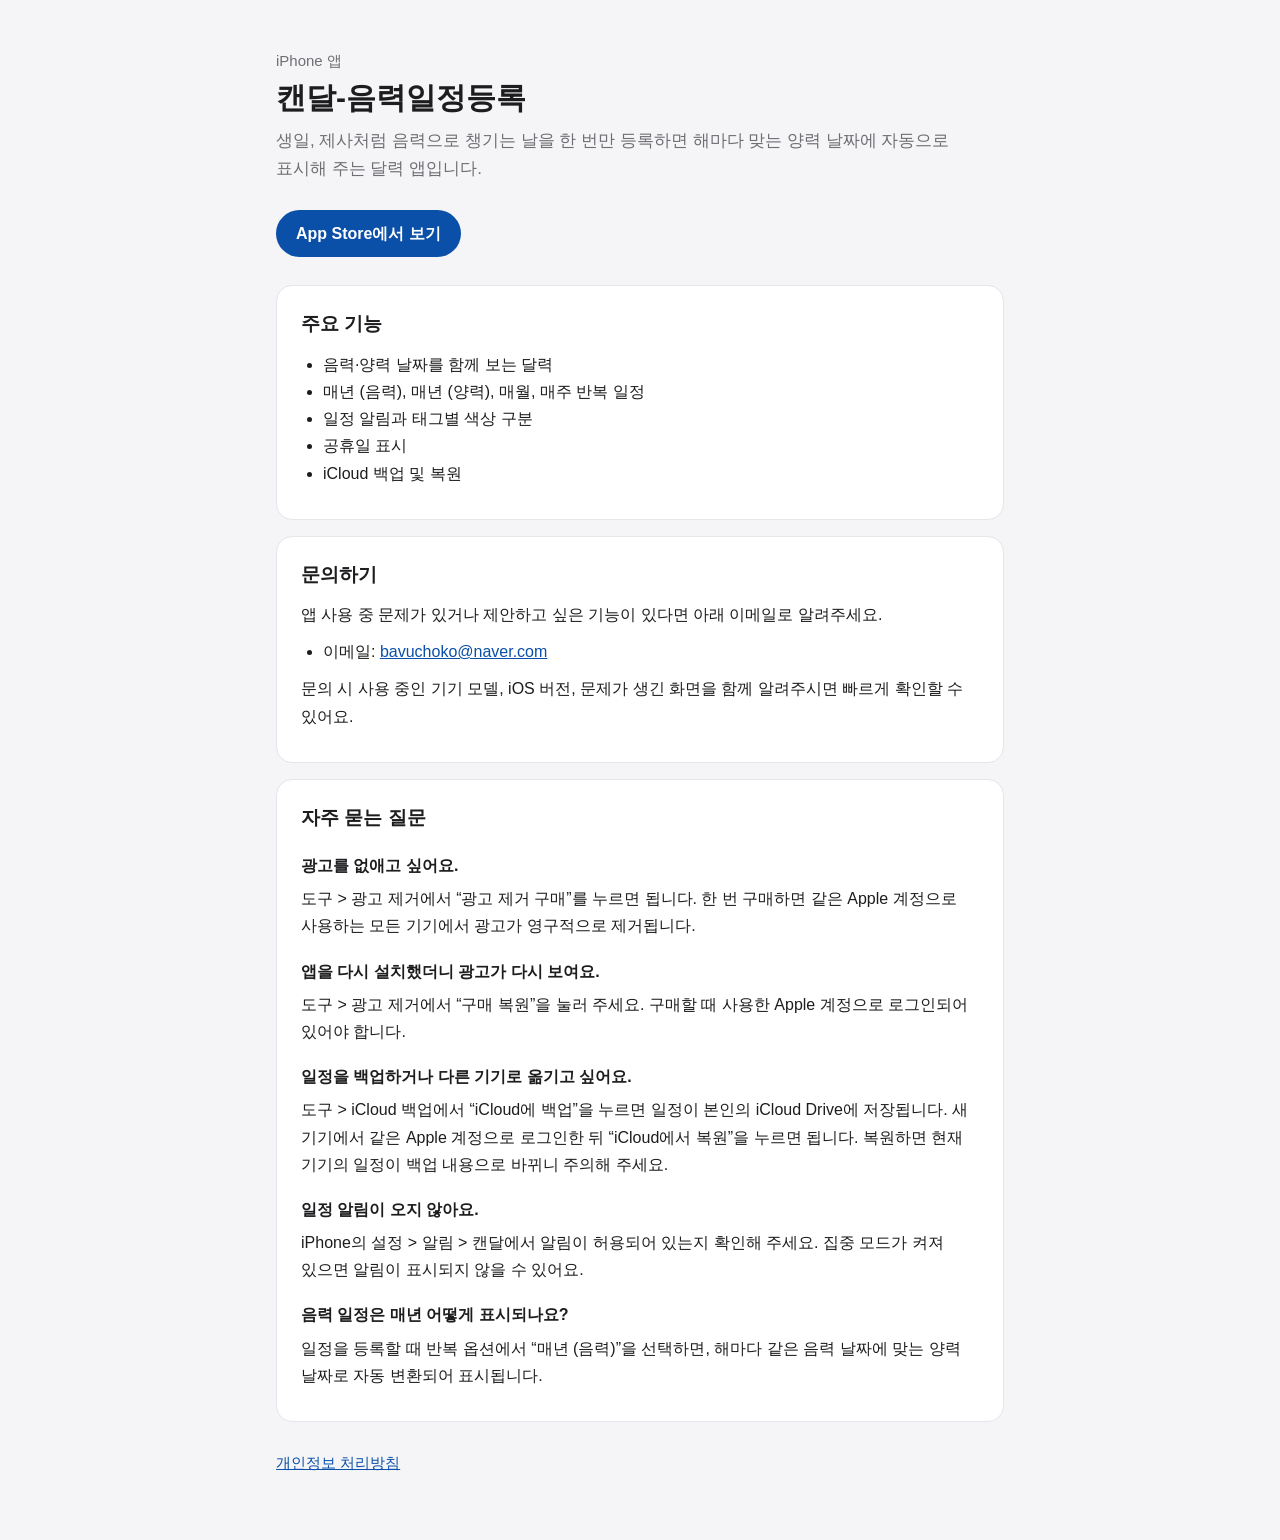
<file: index.html>
<!doctype html>
<html lang="ko">
<head>
  <meta charset="utf-8">
  <meta name="viewport" content="width=device-width, initial-scale=1">
  <title>캔달-음력일정등록</title>
  <meta name="description" content="음력 일정을 양력 달력에 매년 자동으로 표시해 주는 iPhone 달력 앱, 캔달-음력일정등록">
  <link rel="stylesheet" href="style.css">
</head>
<body>
<main>
  <header>
    <p class="app">iPhone 앱</p>
    <h1>캔달-음력일정등록</h1>
    <p class="lead">생일, 제사처럼 음력으로 챙기는 날을 한 번만 등록하면 해마다 맞는 양력 날짜에 자동으로 표시해 주는 달력 앱입니다.</p>
    <a class="store" href="https://apps.apple.com/kr/app/id6784906088">App Store에서 보기</a>
  </header>

  <section>
    <h2>주요 기능</h2>
    <ul>
      <li>음력·양력 날짜를 함께 보는 달력</li>
      <li>매년 (음력), 매년 (양력), 매월, 매주 반복 일정</li>
      <li>일정 알림과 태그별 색상 구분</li>
      <li>공휴일 표시</li>
      <li>iCloud 백업 및 복원</li>
    </ul>
  </section>

  <section id="support">
    <h2>문의하기</h2>
    <p>앱 사용 중 문제가 있거나 제안하고 싶은 기능이 있다면 아래 이메일로 알려주세요.</p>
    <ul>
      <li>이메일: <a href="mailto:bavuchoko@naver.com">bavuchoko@naver.com</a></li>
    </ul>
    <p>문의 시 사용 중인 기기 모델, iOS 버전, 문제가 생긴 화면을 함께 알려주시면 빠르게 확인할 수 있어요.</p>
  </section>

  <section>
    <h2>자주 묻는 질문</h2>

    <h3>광고를 없애고 싶어요.</h3>
    <p>도구 &gt; 광고 제거에서 “광고 제거 구매”를 누르면 됩니다. 한 번 구매하면 같은 Apple 계정으로 사용하는 모든 기기에서 광고가 영구적으로 제거됩니다.</p>

    <h3>앱을 다시 설치했더니 광고가 다시 보여요.</h3>
    <p>도구 &gt; 광고 제거에서 “구매 복원”을 눌러 주세요. 구매할 때 사용한 Apple 계정으로 로그인되어 있어야 합니다.</p>

    <h3>일정을 백업하거나 다른 기기로 옮기고 싶어요.</h3>
    <p>도구 &gt; iCloud 백업에서 “iCloud에 백업”을 누르면 일정이 본인의 iCloud Drive에 저장됩니다. 새 기기에서 같은 Apple 계정으로 로그인한 뒤 “iCloud에서 복원”을 누르면 됩니다. 복원하면 현재 기기의 일정이 백업 내용으로 바뀌니 주의해 주세요.</p>

    <h3>일정 알림이 오지 않아요.</h3>
    <p>iPhone의 설정 &gt; 알림 &gt; 캔달에서 알림이 허용되어 있는지 확인해 주세요. 집중 모드가 켜져 있으면 알림이 표시되지 않을 수 있어요.</p>

    <h3>음력 일정은 매년 어떻게 표시되나요?</h3>
    <p>일정을 등록할 때 반복 옵션에서 “매년 (음력)”을 선택하면, 해마다 같은 음력 날짜에 맞는 양력 날짜로 자동 변환되어 표시됩니다.</p>
  </section>

  <nav>
    <a href="privacy.html">개인정보 처리방침</a>
  </nav>
</main>
</body>
</html>
</file>
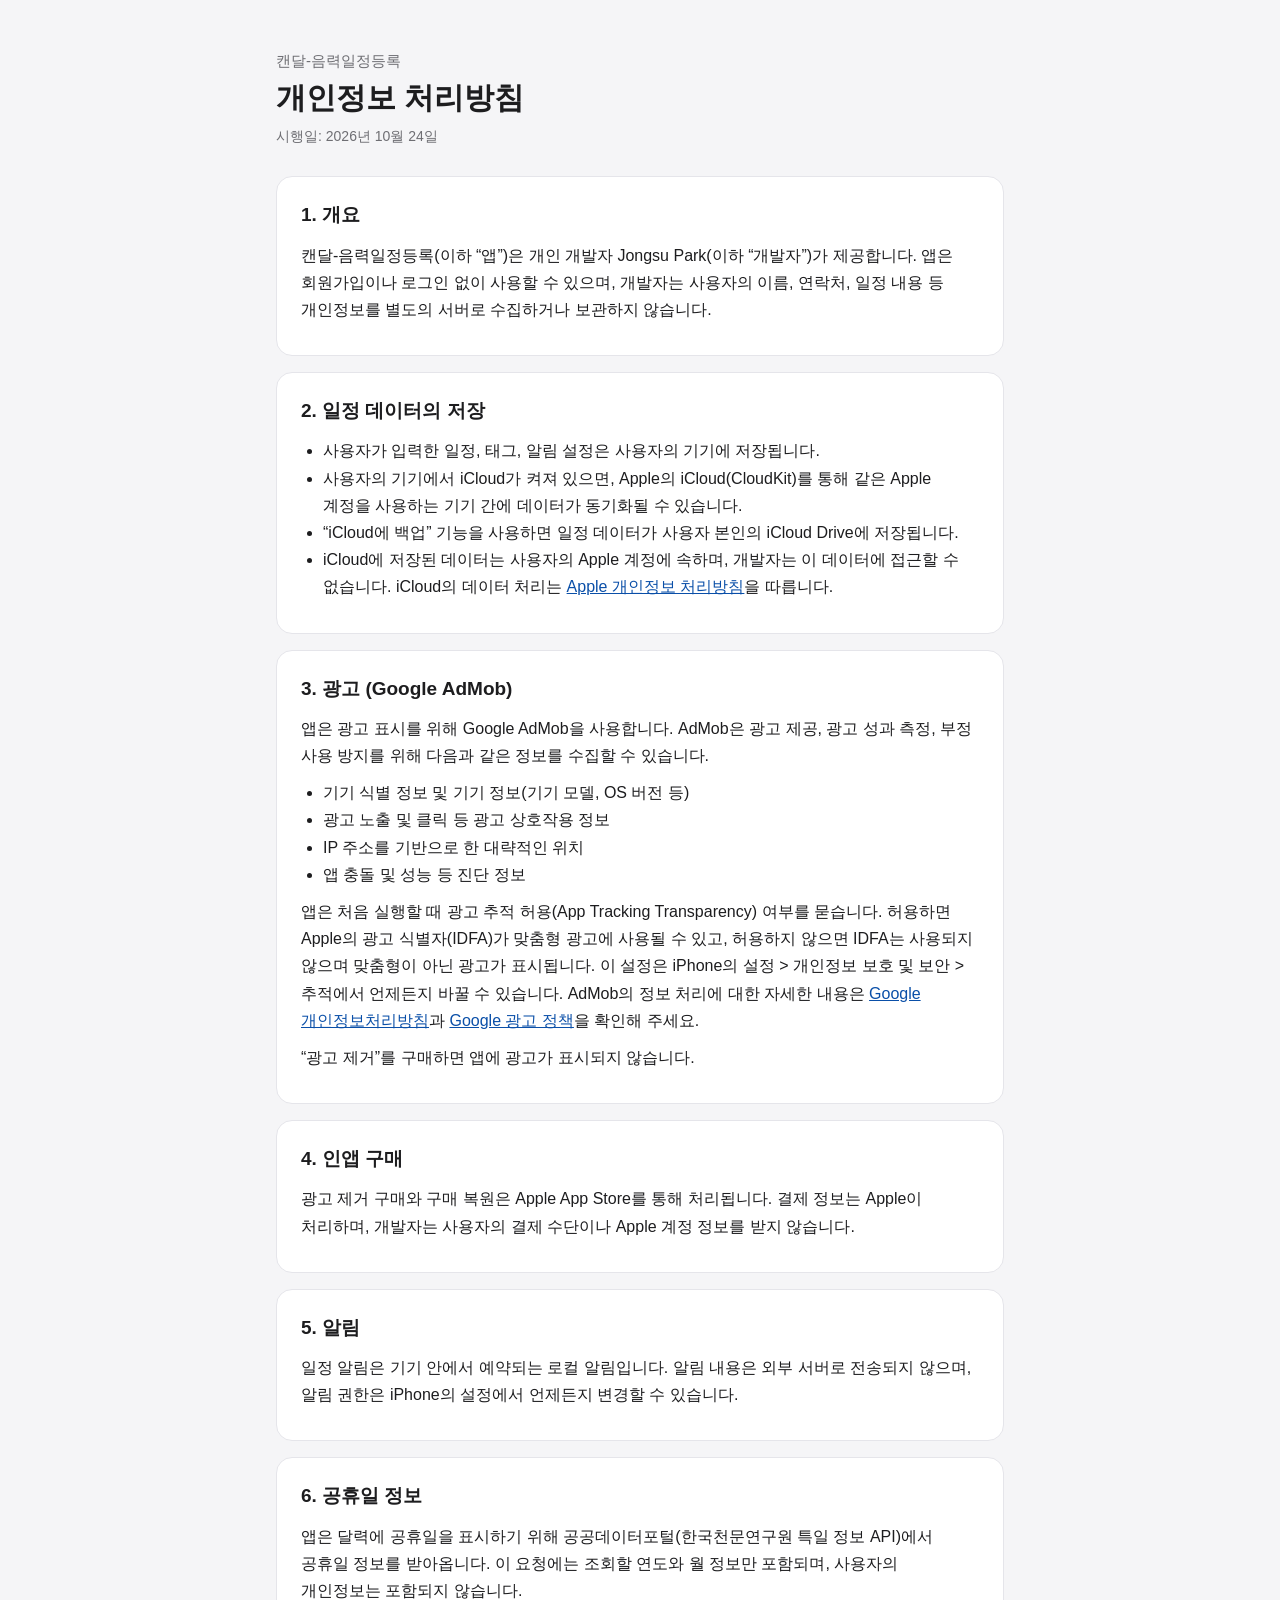
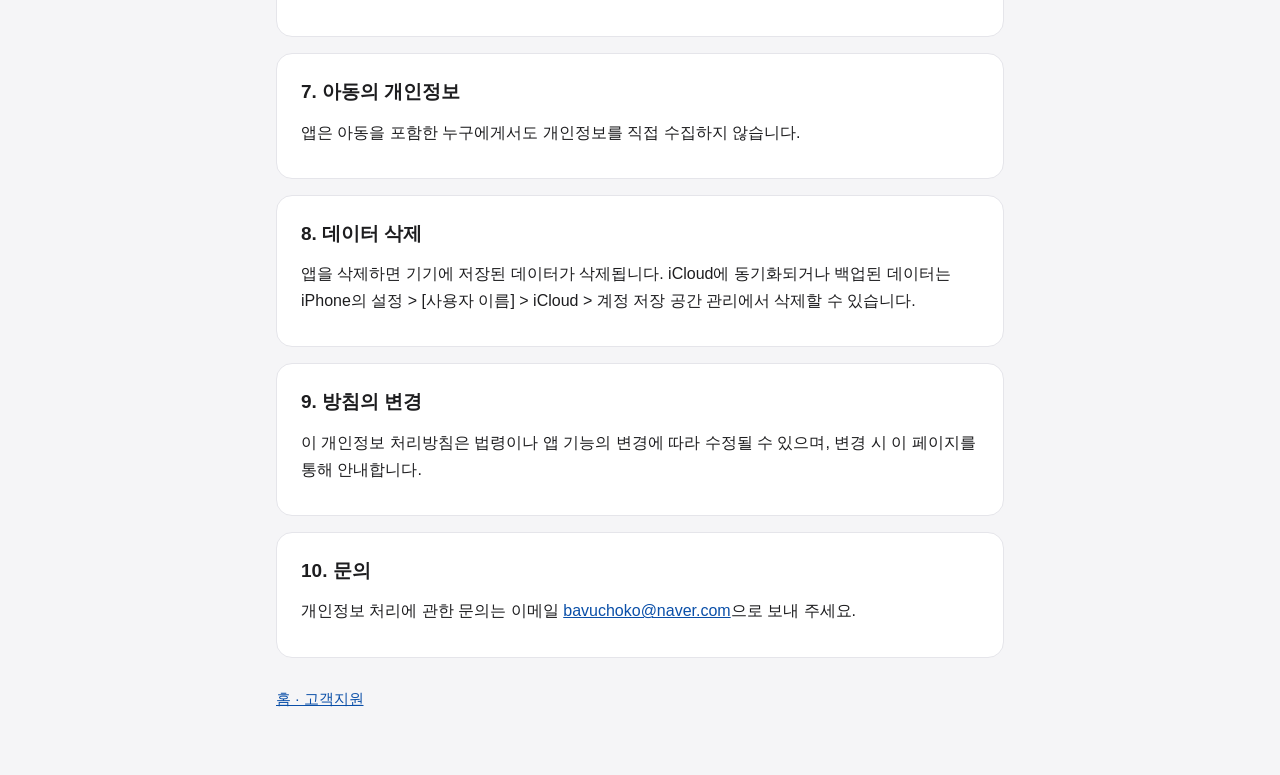
<file: privacy.html>
<!doctype html>
<html lang="ko">
<head>
  <meta charset="utf-8">
  <meta name="viewport" content="width=device-width, initial-scale=1">
  <title>캔달 개인정보 처리방침</title>
  <meta name="description" content="캔달-음력일정등록 앱 개인정보 처리방침">
  <link rel="stylesheet" href="style.css">
</head>
<body>
<main>
  <header>
    <p class="app">캔달-음력일정등록</p>
    <h1>개인정보 처리방침</h1>
    <p class="updated">시행일: 2026년 10월 24일</p>
  </header>

  <section>
    <h2>1. 개요</h2>
    <p>캔달-음력일정등록(이하 “앱”)은 개인 개발자 Jongsu Park(이하 “개발자”)가 제공합니다. 앱은 회원가입이나 로그인 없이 사용할 수 있으며, 개발자는 사용자의 이름, 연락처, 일정 내용 등 개인정보를 별도의 서버로 수집하거나 보관하지 않습니다.</p>
  </section>

  <section>
    <h2>2. 일정 데이터의 저장</h2>
    <ul>
      <li>사용자가 입력한 일정, 태그, 알림 설정은 사용자의 기기에 저장됩니다.</li>
      <li>사용자의 기기에서 iCloud가 켜져 있으면, Apple의 iCloud(CloudKit)를 통해 같은 Apple 계정을 사용하는 기기 간에 데이터가 동기화될 수 있습니다.</li>
      <li>“iCloud에 백업” 기능을 사용하면 일정 데이터가 사용자 본인의 iCloud Drive에 저장됩니다.</li>
      <li>iCloud에 저장된 데이터는 사용자의 Apple 계정에 속하며, 개발자는 이 데이터에 접근할 수 없습니다. iCloud의 데이터 처리는 <a href="https://www.apple.com/kr/legal/privacy/">Apple 개인정보 처리방침</a>을 따릅니다.</li>
    </ul>
  </section>

  <section>
    <h2>3. 광고 (Google AdMob)</h2>
    <p>앱은 광고 표시를 위해 Google AdMob을 사용합니다. AdMob은 광고 제공, 광고 성과 측정, 부정 사용 방지를 위해 다음과 같은 정보를 수집할 수 있습니다.</p>
    <ul>
      <li>기기 식별 정보 및 기기 정보(기기 모델, OS 버전 등)</li>
      <li>광고 노출 및 클릭 등 광고 상호작용 정보</li>
      <li>IP 주소를 기반으로 한 대략적인 위치</li>
      <li>앱 충돌 및 성능 등 진단 정보</li>
    </ul>
    <p>앱은 처음 실행할 때 광고 추적 허용(App Tracking Transparency) 여부를 묻습니다. 허용하면 Apple의 광고 식별자(IDFA)가 맞춤형 광고에 사용될 수 있고, 허용하지 않으면 IDFA는 사용되지 않으며 맞춤형이 아닌 광고가 표시됩니다. 이 설정은 iPhone의 설정 &gt; 개인정보 보호 및 보안 &gt; 추적에서 언제든지 바꿀 수 있습니다. AdMob의 정보 처리에 대한 자세한 내용은 <a href="https://policies.google.com/privacy?hl=ko">Google 개인정보처리방침</a>과 <a href="https://policies.google.com/technologies/ads?hl=ko">Google 광고 정책</a>을 확인해 주세요.</p>
    <p>“광고 제거”를 구매하면 앱에 광고가 표시되지 않습니다.</p>
  </section>

  <section>
    <h2>4. 인앱 구매</h2>
    <p>광고 제거 구매와 구매 복원은 Apple App Store를 통해 처리됩니다. 결제 정보는 Apple이 처리하며, 개발자는 사용자의 결제 수단이나 Apple 계정 정보를 받지 않습니다.</p>
  </section>

  <section>
    <h2>5. 알림</h2>
    <p>일정 알림은 기기 안에서 예약되는 로컬 알림입니다. 알림 내용은 외부 서버로 전송되지 않으며, 알림 권한은 iPhone의 설정에서 언제든지 변경할 수 있습니다.</p>
  </section>

  <section>
    <h2>6. 공휴일 정보</h2>
    <p>앱은 달력에 공휴일을 표시하기 위해 공공데이터포털(한국천문연구원 특일 정보 API)에서 공휴일 정보를 받아옵니다. 이 요청에는 조회할 연도와 월 정보만 포함되며, 사용자의 개인정보는 포함되지 않습니다.</p>
  </section>

  <section>
    <h2>7. 아동의 개인정보</h2>
    <p>앱은 아동을 포함한 누구에게서도 개인정보를 직접 수집하지 않습니다.</p>
  </section>

  <section>
    <h2>8. 데이터 삭제</h2>
    <p>앱을 삭제하면 기기에 저장된 데이터가 삭제됩니다. iCloud에 동기화되거나 백업된 데이터는 iPhone의 설정 &gt; [사용자 이름] &gt; iCloud &gt; 계정 저장 공간 관리에서 삭제할 수 있습니다.</p>
  </section>

  <section>
    <h2>9. 방침의 변경</h2>
    <p>이 개인정보 처리방침은 법령이나 앱 기능의 변경에 따라 수정될 수 있으며, 변경 시 이 페이지를 통해 안내합니다.</p>
  </section>

  <section>
    <h2>10. 문의</h2>
    <p>개인정보 처리에 관한 문의는 이메일 <a href="mailto:bavuchoko@naver.com">bavuchoko@naver.com</a>으로 보내 주세요.</p>
  </section>

  <nav>
    <a href="index.html">홈 · 고객지원</a>
  </nav>
</main>
</body>
</html>
</file>
<file: style.css>
:root {
  --bg: #f5f5f7;
  --card: #ffffff;
  --text: #1d1d1f;
  --muted: #6e6e73;
  --line: #e5e5ea;
  --accent: #0a4fa8;
}
@media (prefers-color-scheme: dark) {
  :root {
    --bg: #000000;
    --card: #1c1c1e;
    --text: #f5f5f7;
    --muted: #a1a1a6;
    --line: #38383a;
    --accent: #5aa0ff;
  }
}
* { box-sizing: border-box; }
body {
  margin: 0;
  background: var(--bg);
  color: var(--text);
  font-family: -apple-system, BlinkMacSystemFont, "Apple SD Gothic Neo", "Noto Sans KR", sans-serif;
  line-height: 1.7;
  word-break: keep-all;
}
main {
  max-width: 760px;
  margin: 0 auto;
  padding: 48px 16px 64px;
}
header { margin-bottom: 28px; }
header .app { color: var(--muted); font-size: 15px; margin: 0 0 4px; }
h1 { font-size: 30px; line-height: 1.3; margin: 0; }
.updated { color: var(--muted); font-size: 14px; margin-top: 8px; }
section {
  background: var(--card);
  border: 1px solid var(--line);
  border-radius: 16px;
  padding: 22px 24px;
  margin-bottom: 16px;
}
h2 { font-size: 19px; margin: 0 0 10px; }
h3 { font-size: 16px; margin: 18px 0 6px; }
p, li { font-size: 16px; }
p { margin: 0 0 10px; }
ul { margin: 0 0 10px; padding-left: 22px; }
a { color: var(--accent); }
nav { margin-top: 28px; font-size: 15px; color: var(--muted); }
nav a { margin-right: 14px; }
.lead { font-size: 17px; color: var(--muted); margin-top: 10px; }
.store {
  display: inline-block;
  margin-top: 16px;
  padding: 10px 20px;
  border-radius: 999px;
  background: var(--accent);
  color: #fff;
  font-weight: 600;
  text-decoration: none;
}
</file>
